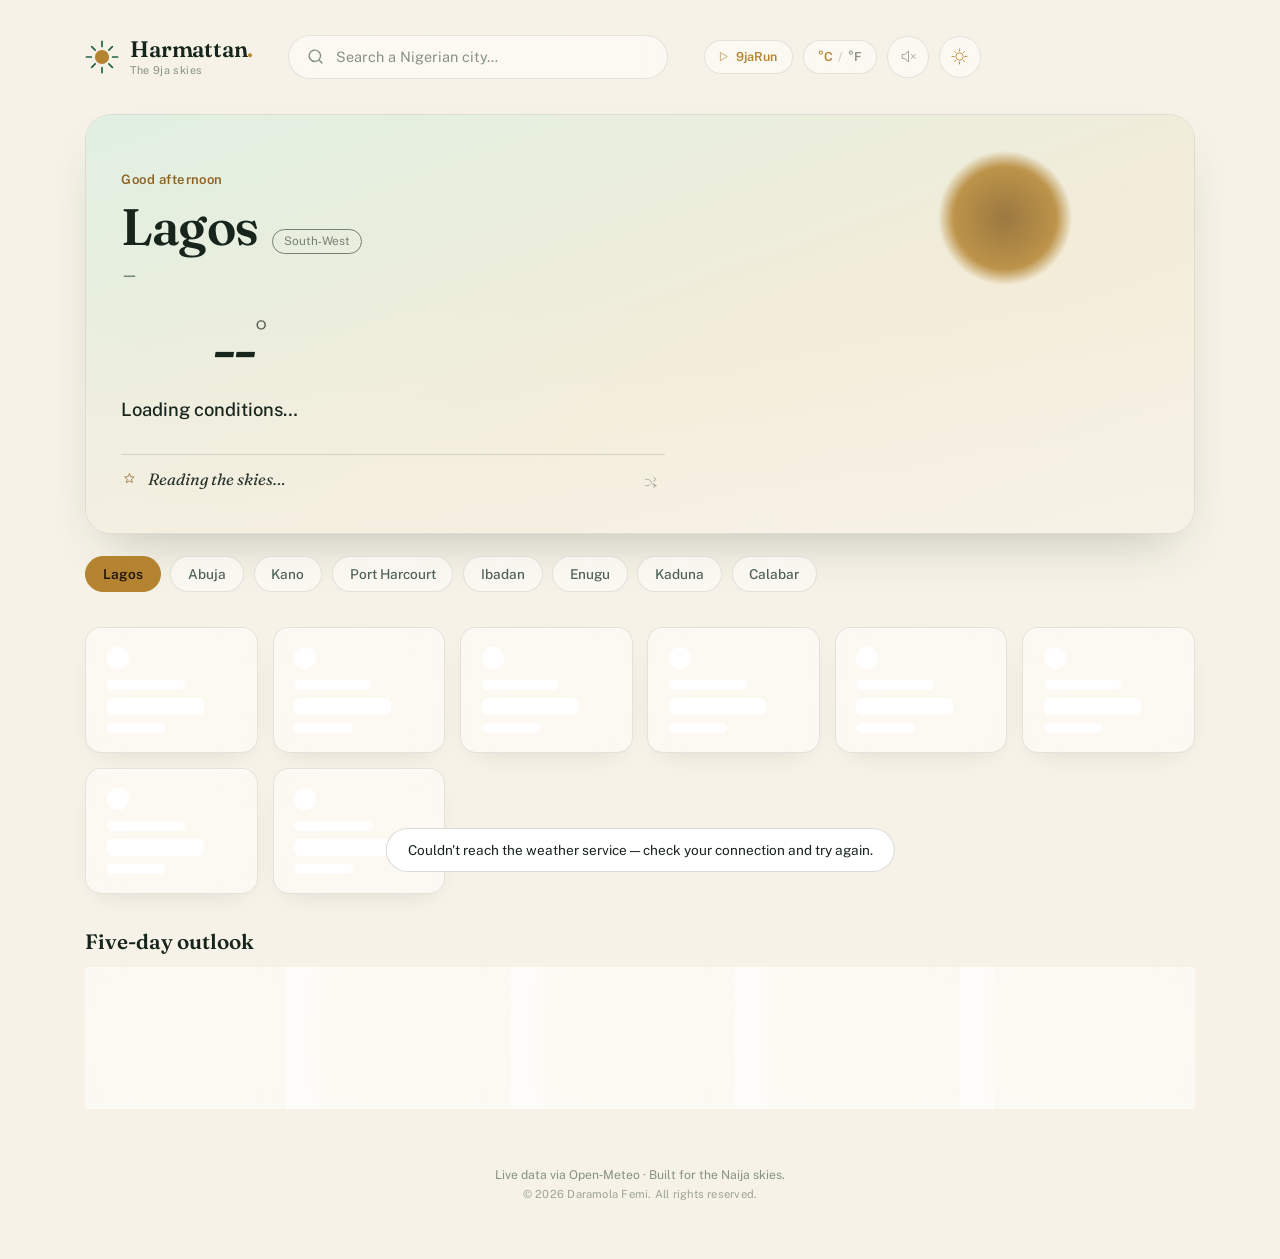
<file: index.html>
<!DOCTYPE html>
<html lang="en">
<head>
<meta charset="UTF-8">
<meta name="viewport" content="width=device-width, initial-scale=1.0">
<title>Harmattan. The 9ja skies</title>
<meta name="description" content="A refined weather companion for Nigerian cities — Lagos, Abuja, Kano and beyond.">
<meta name="color-scheme" content="dark light">
<meta name="author" content="Daramola Femi">

<link rel="icon" type="image/svg+xml" href="favicon.svg">
<link rel="apple-touch-icon" href="favicon.svg">

<link rel="preconnect" href="https://fonts.googleapis.com">
<link rel="preconnect" href="https://fonts.gstatic.com" crossorigin>
<link href="https://fonts.googleapis.com/css2?family=Fraunces:opsz,wght@9..144,400;9..144,500;9..144,600;9..144,700&family=Public+Sans:wght@400;500;600;700&display=swap" rel="stylesheet">

<script src="theme-preference.js"></script>
<link rel="stylesheet" href="style.css">
<link rel="stylesheet" href="identity-pass.css">
</head>
<body data-theme="dark">

<div class="grain" aria-hidden="true"></div>

<div class="weather-fx-back" aria-hidden="true">
  <div class="fx-sunglow"></div>
  <div class="fx-clouds">
    <span class="fx-cloud fc1"></span>
    <span class="fx-cloud fc2"></span>
  </div>
  <div class="fx-haze"></div>
</div>

<div class="weather-fx-front" aria-hidden="true">
  <div class="fx-rain" id="fxRain"></div>
  <div class="fx-flash"></div>
</div>

<div class="app">

  <header class="topbar">
    <div class="brand">
      <svg class="brand-mark" viewBox="0 0 48 48" fill="none" aria-hidden="true">
        <circle cx="24" cy="24" r="10" class="mark-core"/>
        <path class="mark-rays" d="M24 2v7M24 39v7M46 24h-7M9 24H2M38.6 9.4l-4.9 4.9M14.3 33.7l-4.9 4.9M38.6 38.6l-4.9-4.9M14.3 14.3L9.4 9.4" stroke-width="2.4" stroke-linecap="round"/>
      </svg>
      <div class="brand-text">
        <h1>Harmattan<span>.</span></h1>
        <p>The 9ja skies</p>
      </div>
    </div>

    <div class="search-wrap">
      <svg viewBox="0 0 24 24" class="search-icon" aria-hidden="true"><path d="M11 19a8 8 0 1 1 5.29-14.02A8 8 0 0 1 11 19Zm10 2-4.35-4.35" stroke-width="2" stroke-linecap="round" fill="none"/></svg>
      <input id="citySearch" type="text" list="cityList" placeholder="Search a Nigerian city…" autocomplete="off">
      <datalist id="cityList"></datalist>
    </div>

    <div class="topbar-actions">
      <a id="playLink" class="play-link" href="game.html" aria-label="Play 9jaRun, a weather-powered game">
        <svg viewBox="0 0 24 24" class="icon-play" aria-hidden="true"><path d="M7 5.5v13l11-6.5-11-6.5Z" stroke-linejoin="round"/></svg>
        <span>9jaRun</span>
      </a>
      <button id="unitToggle" class="unit-toggle" type="button" aria-label="Toggle temperature unit">
        <span class="unit-c is-active">°C</span><span class="unit-sep">/</span><span class="unit-f">°F</span>
      </button>
      <button id="soundToggle" class="sound-toggle" type="button" aria-label="Toggle ambient weather sound" aria-pressed="false">
        <svg viewBox="0 0 24 24" class="icon-sound-on" aria-hidden="true"><path d="M4 9.5v5h3.2L12 18.8V5.2L7.2 9.5H4Z" stroke-linejoin="round"/><path d="M16 9a4.2 4.2 0 0 1 0 6M18.3 6.7a7.8 7.8 0 0 1 0 10.6" stroke-linecap="round"/></svg>
        <svg viewBox="0 0 24 24" class="icon-sound-off" aria-hidden="true"><path d="M4 9.5v5h3.2L12 18.8V5.2L7.2 9.5H4Z" stroke-linejoin="round"/><path d="m15.5 9.5 5 5M20.5 9.5l-5 5" stroke-linecap="round"/></svg>
        <span class="sound-wave" aria-hidden="true"></span>
      </button>
      <button id="themeToggle" class="theme-toggle" type="button" aria-label="Toggle dark and light mode">
        <svg viewBox="0 0 24 24" class="icon-sun" aria-hidden="true"><circle cx="12" cy="12" r="4.6"/><path d="M12 2.5v3M12 18.5v3M21.5 12h-3M5.5 12h-3M18.4 5.6l-2.1 2.1M7.7 16.3l-2.1 2.1M18.4 18.4l-2.1-2.1M7.7 7.7 5.6 5.6" stroke-linecap="round"/></svg>
        <svg viewBox="0 0 24 24" class="icon-moon" aria-hidden="true"><path d="M20 14.5A8.5 8.5 0 1 1 9.5 4a6.8 6.8 0 0 0 10.5 10.5Z"/></svg>
      </button>
    </div>
  </header>

  <main>
    <section class="hero" id="hero" data-condition="clear" data-day="true">
      <div class="scene" id="scene" aria-hidden="true">
        <div class="scene-sky"></div>
        <div class="scene-sun"></div>
        <div class="scene-clouds">
          <span class="cloud c1"></span>
          <span class="cloud c2"></span>
          <span class="cloud c3"></span>
        </div>
        <div class="scene-rain"></div>
        <div class="scene-haze"></div>
        <div class="scene-flash"></div>
        <div class="scene-stars"></div>
      </div>

      <div class="hero-content">
        <p class="greeting" id="greeting">Good afternoon</p>
        <div class="city-row">
          <h2 class="city-name" id="cityName">Lagos</h2>
          <span class="state-tag" id="stateTag">South‑West</span>
        </div>
        <p class="date-time" id="dateTime">—</p>

        <div class="temp-block">
          <span class="temp-icon" id="tempIcon"></span>
          <div class="temp-value-wrap">
            <span class="temp-value" id="tempValue">--</span>
            <span class="temp-unit">°</span>
          </div>
        </div>

        <p class="condition-label" id="conditionLabel">Loading conditions…</p>
        <p class="feels-like" id="feelsLike">&nbsp;</p>

        <div class="mood-row">
          <svg class="mood-mark" viewBox="0 0 24 24" aria-hidden="true"><path d="M12 3.5 13.6 8l4.9.4-3.7 3.2 1.1 4.8L12 13.9l-4.3 2.5 1.1-4.8L5.1 8.4 10 8Z" stroke-linejoin="round"/></svg>
          <p class="mood-line" id="moodLine">Reading the skies…</p>
          <button class="mood-shuffle" id="moodShuffle" type="button" aria-label="Show another mood line">
            <svg viewBox="0 0 24 24" aria-hidden="true"><path d="M4 7h3.5c3 0 4 1.5 6 5s3 5 6 5H21M4 17h3.5c1.4 0 2.4-.4 3.3-1.3M17 4l4 3-4 3M17 14l4 3-4 3" stroke-linecap="round" stroke-linejoin="round"/></svg>
          </button>
        </div>
      </div>

      <div class="hero-loading" id="heroLoading"><div class="spinner"></div></div>
    </section>

    <section class="chips" id="cityChips" aria-label="Popular Nigerian cities"></section>

    <section class="stats-grid" id="statsGrid"></section>

    <section class="forecast">
      <div class="section-heading">
        <h3>Five‑day outlook</h3>
        <span class="section-sub" id="tzLabel"></span>
      </div>
      <div class="forecast-track" id="forecastTrack"></div>
    </section>
  </main>

  <footer>
    <p>Live data via Open‑Meteo · Built for the Naija skies.</p>
    <p class="credit">&copy; <span id="year"></span> Daramola Femi. All rights reserved.</p>
  </footer>

</div>

<div class="toast" id="toast" role="alert"></div>

<script src="weather-data.js"></script>
<script src="audio.js"></script>
<script src="main.js"></script>
</body>
</html>
</file>
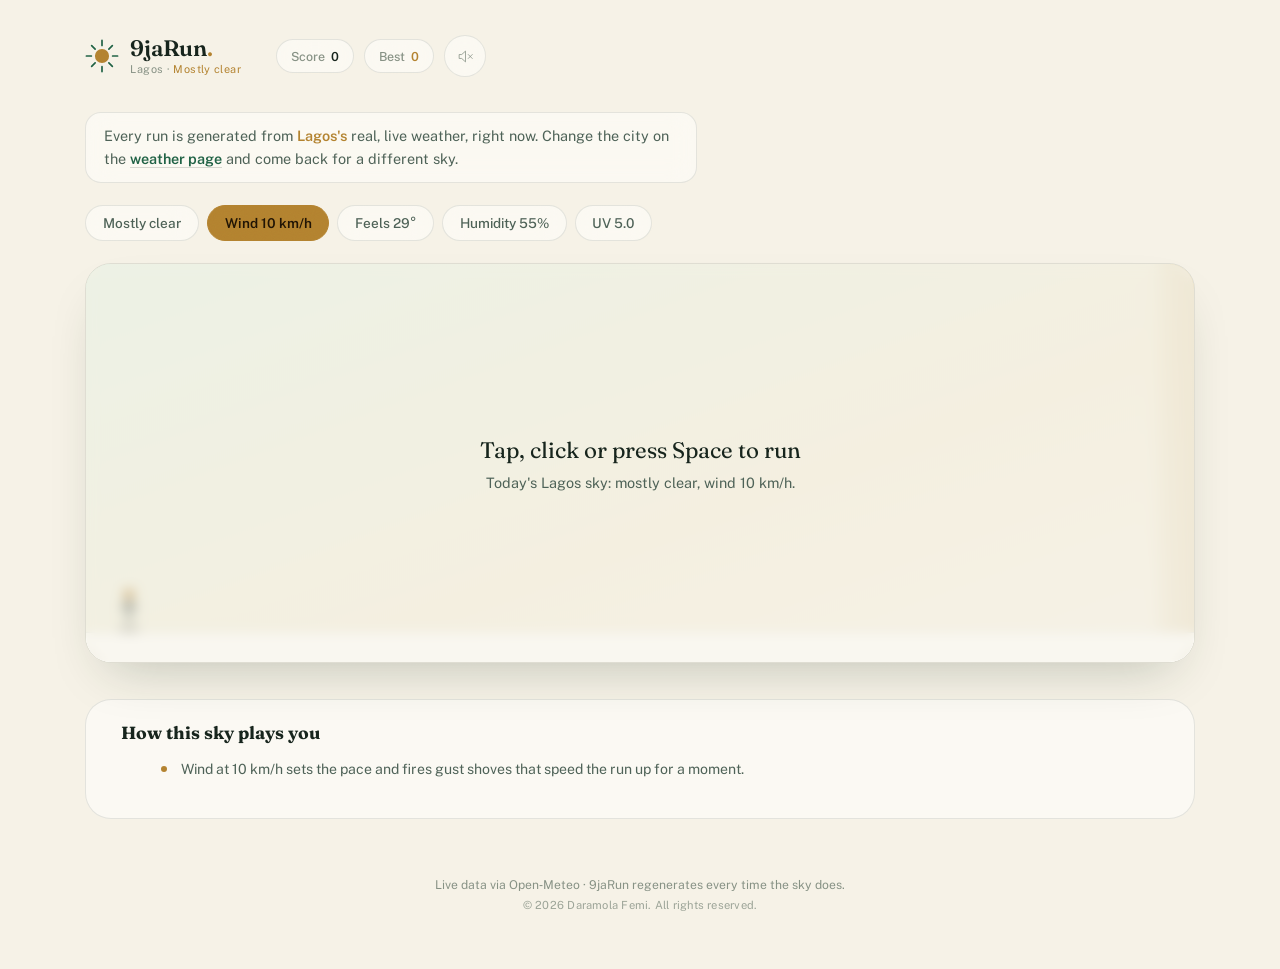
<file: game.html>
<!DOCTYPE html>
<html lang="en">
<head>
<meta charset="UTF-8">
<meta name="viewport" content="width=device-width, initial-scale=1.0">
<title>9jaRun — a weather-powered game | Harmattan. The 9ja skies</title>
<meta name="description" content="An endless runner generated from the real, live weather over your chosen Nigerian city — no two skies play the same.">
<meta name="color-scheme" content="dark light">
<meta name="author" content="Daramola Femi">

<link rel="icon" type="image/svg+xml" href="favicon.svg">
<link rel="apple-touch-icon" href="favicon.svg">

<link rel="preconnect" href="https://fonts.googleapis.com">
<link rel="preconnect" href="https://fonts.gstatic.com" crossorigin>
<link href="https://fonts.googleapis.com/css2?family=Fraunces:opsz,wght@9..144,400;9..144,500;9..144,600;9..144,700&family=Public+Sans:wght@400;500;600;700&display=swap" rel="stylesheet">

<script src="theme-preference.js"></script>
<link rel="stylesheet" href="style.css">
<link rel="stylesheet" href="game.css">
<link rel="stylesheet" href="identity-pass.css">
</head>
<body data-theme="dark">

<div class="grain" aria-hidden="true"></div>

<div class="app">

  <header class="topbar">
    <a class="brand" href="index.html" aria-label="Back to Harmattan weather">
      <svg class="brand-mark" viewBox="0 0 48 48" fill="none" aria-hidden="true">
        <circle cx="24" cy="24" r="10" class="mark-core"/>
        <path class="mark-rays" d="M24 2v7M24 39v7M46 24h-7M9 24H2M38.6 9.4l-4.9 4.9M14.3 33.7l-4.9 4.9M38.6 38.6l-4.9-4.9M14.3 14.3L9.4 9.4" stroke-width="2.4" stroke-linecap="round"/>
      </svg>
      <div class="brand-text">
        <h1>9jaRun<span>.</span></h1>
        <p id="gameCityTag">Reading the sky…</p>
      </div>
    </a>

    <div class="topbar-actions">
      <div class="score-pill" id="scorePill">
        <span class="score-label">Score</span><span class="score-value" id="scoreValue">0</span>
      </div>
      <div class="score-pill score-pill-best" id="bestPill">
        <span class="score-label">Best</span><span class="score-value" id="bestValue">0</span>
      </div>
      <button id="gameSoundToggle" class="sound-toggle" type="button" aria-label="Toggle ambient weather sound" aria-pressed="false">
        <svg viewBox="0 0 24 24" class="icon-sound-on" aria-hidden="true"><path d="M4 9.5v5h3.2L12 18.8V5.2L7.2 9.5H4Z" stroke-linejoin="round"/><path d="M16 9a4.2 4.2 0 0 1 0 6M18.3 6.7a7.8 7.8 0 0 1 0 10.6" stroke-linecap="round"/></svg>
        <svg viewBox="0 0 24 24" class="icon-sound-off" aria-hidden="true"><path d="M4 9.5v5h3.2L12 18.8V5.2L7.2 9.5H4Z" stroke-linejoin="round"/><path d="m15.5 9.5 5 5M20.5 9.5l-5 5" stroke-linecap="round"/></svg>
        <span class="sound-wave" aria-hidden="true"></span>
      </button>
    </div>
  </header>

  <main>
    <p class="game-tagline">Every run is generated from <span id="gameCityName">this city's</span> real, live weather, right now. Change the city on the <a href="index.html">weather page</a> and come back for a different sky.</p>

    <section class="weather-chips" id="weatherChips" aria-label="Live weather modifiers"></section>

    <section class="stage-wrap">
      <div class="stage" id="stage" data-condition="clear" data-day="true" tabindex="0" role="application" aria-label="9jaRun game stage — tap or press space to jump, arrow down to duck">

        <div class="stage-sky"></div>
        <div class="stage-clouds"><span class="s-cloud sc1"></span><span class="s-cloud sc2"></span></div>
        <div class="stage-fog" id="stageFog"></div>
        <div class="stage-glare" id="stageGlare"></div>
        <div class="stage-flash" id="stageFlash"></div>

        <div class="obstacle-layer" id="obstacleLayer"></div>

        <div class="ground"></div>

        <div class="player-shadow" id="playerShadow"></div>
        <div class="player" id="player">
          <svg viewBox="0 0 24 30" aria-hidden="true">
            <circle class="p-head" cx="12" cy="5" r="4.4"/>
            <path class="p-body" d="M12 9.5v9M12 12l-5 2M12 12l5 2"/>
            <path class="p-leg" d="M12 18.5 8 27M12 18.5l4 8.5"/>
          </svg>
        </div>

        <div class="stamina-wrap" id="staminaWrap" hidden>
          <div class="stamina-bar" id="staminaBar"></div>
        </div>

        <div class="gust-warning" id="gustWarning">Gust incoming</div>

        <div class="start-overlay" id="startOverlay">
          <p class="start-title">Tap, click or press Space to run</p>
          <p class="start-sub" id="startSub">Reading the sky over Lagos…</p>
        </div>

        <div class="gameover-overlay" id="gameoverOverlay" hidden>
          <p class="gameover-title">Run ended</p>
          <p class="gameover-score">Score <strong id="finalScore">0</strong> · Best <strong id="finalBest">0</strong></p>
          <div class="gameover-actions">
            <button id="retryBtn" type="button" class="btn-primary">Run again</button>
            <a href="index.html" class="btn-ghost">Back to weather</a>
          </div>
        </div>
      </div>

      <div class="touch-controls" id="touchControls">
        <button id="jumpBtn" type="button">Jump</button>
        <button id="duckBtn" type="button">Duck</button>
      </div>
    </section>

    <section class="rules-card">
      <h3>How this sky plays you</h3>
      <ul id="rulesList"></ul>
    </section>
  </main>

  <footer>
    <p>Live data via Open‑Meteo · 9jaRun regenerates every time the sky does.</p>
    <p class="credit">&copy; <span id="gameYear"></span> Daramola Femi. All rights reserved.</p>
  </footer>

</div>

<script src="weather-data.js"></script>
<script src="audio.js"></script>
<script src="game.js"></script>
</body>
</html>
</file>
<file: style.css>
/* ============================================================================
   Harmattan — Nigerian weather companion
   ========================================================================== */

@media (prefers-color-scheme: dark) {
  :root { color-scheme: dark; }
}

:root{
  --font-display: "Fraunces", "Iowan Old Style", serif;
  --font-body: "Public Sans", -apple-system, BlinkMacSystemFont, "Segoe UI", sans-serif;

  --radius-sm: 10px;
  --radius-md: 16px;
  --radius-lg: 26px;
  --radius-pill: 999px;

  --ease-out: cubic-bezier(.16,.9,.3,1);
  --ease-soft: cubic-bezier(.4,0,.2,1);

  --space-1: .4rem;
  --space-2: .8rem;
  --space-3: 1.4rem;
  --space-4: 2.2rem;
  --space-5: 3.6rem;
}

/* ---------- Theme tokens ---------- */

[data-theme="dark"]{
  --bg: #0a2018;
  --bg-soft: #0e2b21;
  --bg-elevated: #123527;
  --card: rgba(240, 250, 244, .045);
  --card-strong: rgba(240, 250, 244, .075);
  --card-glass: rgba(20, 45, 36, .38);
  --card-glass-strong: rgba(28, 58, 47, .5);
  --border: rgba(230, 245, 235, .1);
  --border-strong: rgba(230, 245, 235, .18);
  --sheen: rgba(255, 255, 255, .5);

  --ink: #eef6f0;
  --ink-soft: #a9c2b3;
  --ink-faint: #6f8b7c;

  --gold: #dcaa54;
  --gold-soft: #f0cf93;
  --sage: #6fb894;
  --sky: #8db8d8;

  --shadow-1: 0 1px 0 rgba(255,255,255,.03) inset, 0 12px 30px -14px rgba(2,15,9,.65);
  --shadow-2: 0 20px 50px -20px rgba(2, 20, 12, .7);
  --scrim: rgba(4, 16, 10, .55);
}

[data-theme="light"]{
  --bg: #f6f2e7;
  --bg-soft: #efe9d8;
  --bg-elevated: #ffffff;
  --card: #ffffff;
  --card-strong: #ffffff;
  --card-glass: rgba(255, 255, 255, .5);
  --card-glass-strong: rgba(255, 255, 255, .68);
  --border: rgba(20, 40, 30, .1);
  --border-strong: rgba(20, 40, 30, .16);
  --sheen: rgba(255, 255, 255, .85);

  --ink: #16241c;
  --ink-soft: #4d6156;
  --ink-faint: #869184;

  --gold: #b3822f;
  --gold-soft: #8a6224;
  --sage: #1f6144;
  --sky: #3d6f96;

  --shadow-1: 0 1px 0 rgba(255,255,255,.6) inset, 0 10px 26px -16px rgba(30,40,20,.18);
  --shadow-2: 0 24px 54px -24px rgba(30,50,30,.28);
  --scrim: rgba(246, 242, 231, .6);
}

/* ---------- Reset ---------- */

*, *::before, *::after{ box-sizing: border-box; }
html{ -webkit-text-size-adjust: 100%; }
body{
  margin: 0;
  font-family: var(--font-body);
  background: var(--bg);
  color: var(--ink);
  transition: background .5s var(--ease-soft), color .5s var(--ease-soft);
  overflow-x: hidden;
}
h1,h2,h3,p{ margin: 0; }
button{ font: inherit; color: inherit; background: none; border: none; cursor: pointer; }
input{ font: inherit; color: inherit; background: none; border: none; }
input:focus, button:focus{ outline: none; }
input:focus-visible, button:focus-visible{
  outline: 2px solid var(--gold);
  outline-offset: 3px;
  border-radius: var(--radius-sm);
}
svg{ display: block; fill: currentColor; }
svg path, svg circle{ fill: none; stroke: currentColor; }

::selection{ background: var(--gold); color: var(--bg); }

::-webkit-scrollbar{ height: 8px; width: 8px; }
::-webkit-scrollbar-track{ background: transparent; }
::-webkit-scrollbar-thumb{ background: var(--border-strong); border-radius: var(--radius-pill); }

/* film grain overlay — keeps flat colour fields from looking synthetic */
.grain{
  position: fixed; inset: 0; z-index: 999; pointer-events: none;
  opacity: .035; mix-blend-mode: overlay;
  background-image: url("data:image/svg+xml,%3Csvg xmlns='http://www.w3.org/2000/svg' width='140' height='140'%3E%3Cfilter id='n'%3E%3CfeTurbulence type='fractalNoise' baseFrequency='0.9' numOctaves='2' stitchTiles='stitch'/%3E%3C/filter%3E%3Crect width='100%25' height='100%25' filter='url(%23n)'/%3E%3C/svg%3E");
}
[data-theme="light"] .grain{ opacity: .05; }

/* ---------- Page-wide weather reactivity ---------- */
/* The hero card has its own contained scene; this layer lets the same
   mood bleed across the entire page — a faint sun bloom, drifting cloud
   shadows, harmattan haze, rain, and lightning strikes on the whole app. */

/* Back layer sits behind the UI — glass cards blur it through their surface.
   Front layer sits above everything — rain and lightning strike the glass. */
.weather-fx-back{
  position: fixed; inset: 0; z-index: 1;
  overflow: hidden; pointer-events: none;
}
.weather-fx-front{
  position: fixed; inset: 0; z-index: 45;
  overflow: hidden; pointer-events: none;
}

.fx-sunglow{
  position: absolute; inset: -15%;
  background: radial-gradient(ellipse 60% 45% at 82% -5%, rgba(220,170,84,.32), transparent 60%);
  opacity: 0;
  transition: opacity 1.4s var(--ease-soft), background 1.4s var(--ease-soft);
  animation: fx-sun-breathe 9s ease-in-out infinite;
}
body[data-condition="clear"][data-day="true"] .fx-sunglow{ opacity: 1; }
body[data-condition="clear"][data-day="true"][data-hot="true"] .fx-sunglow{
  background: radial-gradient(ellipse 65% 50% at 82% -5%, rgba(255,110,40,.4), transparent 62%);
  animation-duration: 5s;
}
@keyframes fx-sun-breathe{ 50%{ transform: scale(1.05); opacity: .82; } }

.fx-clouds{ position: absolute; inset: 0; opacity: 0; transition: opacity 1.2s var(--ease-soft); }
body[data-condition="clouds"] .fx-clouds,
body[data-condition="rain"] .fx-clouds,
body[data-condition="storm"] .fx-clouds,
body[data-condition="fog"] .fx-clouds{ opacity: .55; }
.fx-cloud{
  position: absolute; width: 380px; height: 140px; border-radius: 50%;
  filter: blur(38px);
  background: rgba(255,255,255,.09);
}
[data-theme="light"] .fx-cloud{ background: rgba(50,70,60,.08); }
.fx-cloud.fc1{ top: -60px; left: -25%; animation: fx-cloud-drift 100s linear infinite; }
.fx-cloud.fc2{ top: 12%; left: -45%; animation: fx-cloud-drift 150s linear infinite; animation-delay: -60s; }
@keyframes fx-cloud-drift{ from{ transform: translateX(0); } to{ transform: translateX(160vw); } }

.fx-haze{
  position: absolute; inset: 0; opacity: 0;
  background: linear-gradient(100deg, transparent 20%, rgba(214,190,140,.16) 50%, transparent 80%);
  background-size: 240% 100%;
  transition: opacity 1.2s var(--ease-soft);
  animation: fx-haze-sweep 16s ease-in-out infinite;
}
body[data-condition="fog"] .fx-haze{ opacity: 1; }
@keyframes fx-haze-sweep{ 0%, 100%{ background-position: 0% 0; } 50%{ background-position: 100% 0; } }

.fx-rain{ position: absolute; inset: 0; opacity: 0; transition: opacity .7s var(--ease-soft); }
body[data-condition="rain"] .fx-rain,
body[data-condition="storm"] .fx-rain{ opacity: 1; }
.fx-drop{
  position: absolute; top: -12%;
  width: 1px;
  background: linear-gradient(to bottom, transparent, rgba(185,213,235,.55));
  animation-name: fx-fall;
  animation-timing-function: linear;
  animation-iteration-count: infinite;
  animation-play-state: paused;
}
body[data-condition="rain"] .fx-drop,
body[data-condition="storm"] .fx-drop{ animation-play-state: running; }
@keyframes fx-fall{ to{ transform: translateY(115vh); } }

.fx-flash{ position: absolute; inset: 0; background: #eaf3ff; opacity: 0; }
body[data-condition="storm"] .fx-flash{ animation: flash 7s ease-in-out infinite; }
body[data-condition="storm"] .app{ animation: fx-shake 7s ease-in-out infinite; }
@keyframes fx-shake{
  0%, 91%, 100%{ transform: translate(0, 0); }
  93%{ transform: translate(-2px, 1px); }
  94%{ transform: translate(2px, -1px); }
  95.5%{ transform: translate(-1px, 1px); }
  96.5%{ transform: translate(0, 0); }
}

/* ---------- Layout shell ---------- */

.app{
  position: relative;
  z-index: 2;
  max-width: 1180px;
  margin: 0 auto;
  padding: var(--space-3) var(--space-4) var(--space-5);
}

@media (max-width: 640px){
  .app{ padding: var(--space-2) var(--space-2) var(--space-4); }
}

/* ---------- Topbar ---------- */

.topbar{
  display: flex;
  align-items: center;
  gap: var(--space-4);
  padding: var(--space-2) 0 var(--space-4);
}

.brand{
  display: flex; align-items: center; gap: .7rem; flex-shrink: 0;
  color: inherit; text-decoration: none;
  transition: opacity .2s var(--ease-soft);
}
a.brand:hover{ opacity: .82; }
.brand-mark{ width: 34px; height: 34px; color: var(--gold); }
.brand-mark .mark-core{ fill: var(--gold); stroke: none; }
.brand-mark .mark-rays{ stroke: var(--sage); }
[data-theme="dark"] .brand-mark .mark-rays{ animation: ray-pulse 6s ease-in-out infinite; }
@keyframes ray-pulse{ 50%{ opacity: .55; } }

.brand-text h1{
  font-family: var(--font-display);
  font-size: 1.4rem;
  font-weight: 600;
  letter-spacing: -.01em;
  line-height: 1;
}
.brand-text h1 span{ color: var(--gold); }
.brand-text p{
  font-size: .68rem;
  letter-spacing: .035em;
  color: var(--ink-faint);
  margin-top: 3px;
}

.search-wrap{
  flex: 1;
  display: flex;
  align-items: center;
  gap: .6rem;
  background: var(--card-glass);
  backdrop-filter: blur(16px) saturate(1.3);
  -webkit-backdrop-filter: blur(16px) saturate(1.3);
  border: 1px solid var(--border);
  border-radius: var(--radius-pill);
  padding: .7rem 1.1rem;
  max-width: 380px;
  transition: border-color .25s var(--ease-soft), background .25s var(--ease-soft);
}
.search-wrap:focus-within{ border-color: var(--border-strong); background: var(--card-glass-strong); }
.search-icon{ width: 17px; height: 17px; color: var(--ink-faint); flex-shrink: 0; }
.search-wrap input{ width: 100%; font-size: .9rem; }
.search-wrap input::placeholder{ color: var(--ink-faint); }

.topbar-actions{ display: flex; align-items: center; gap: .6rem; flex-shrink: 0; }

.play-link{
  display: flex; align-items: center; gap: .35rem;
  font-size: .78rem; font-weight: 600;
  text-decoration: none;
  background: var(--card-glass);
  backdrop-filter: blur(16px) saturate(1.3);
  -webkit-backdrop-filter: blur(16px) saturate(1.3);
  border: 1px solid var(--border);
  border-radius: var(--radius-pill);
  padding: .55rem .95rem .55rem .7rem;
  color: var(--gold);
  transition: border-color .25s var(--ease-soft), background .25s var(--ease-soft);
}
.play-link:hover{ border-color: var(--border-strong); background: var(--card-glass-strong); }
.play-link .icon-play{ width: 15px; height: 15px; fill: currentColor; stroke: none; }

.unit-toggle{
  display: flex; align-items: center; gap: .3rem;
  font-size: .78rem; font-weight: 600;
  background: var(--card-glass);
  backdrop-filter: blur(16px) saturate(1.3);
  -webkit-backdrop-filter: blur(16px) saturate(1.3);
  border: 1px solid var(--border);
  border-radius: var(--radius-pill);
  padding: .55rem .9rem;
  color: var(--ink-faint);
}
.unit-toggle .unit-sep{ opacity: .4; }
.unit-toggle .is-active{ color: var(--gold); }

.sound-toggle{
  position: relative;
  width: 42px; height: 42px;
  border-radius: 50%;
  background: var(--card-glass);
  backdrop-filter: blur(16px) saturate(1.3);
  -webkit-backdrop-filter: blur(16px) saturate(1.3);
  border: 1px solid var(--border);
  display: grid; place-items: center;
  overflow: hidden;
  color: var(--ink-faint);
  transition: color .3s var(--ease-soft), border-color .3s var(--ease-soft);
}
.sound-toggle svg{ width: 19px; height: 19px; position: absolute; transition: opacity .3s var(--ease-out); }
.sound-toggle .icon-sound-off{ opacity: 1; }
.sound-toggle .icon-sound-on{ opacity: 0; }
.sound-toggle.is-on{ color: var(--sage); border-color: var(--border-strong); }
.sound-toggle.is-on .icon-sound-off{ opacity: 0; }
.sound-toggle.is-on .icon-sound-on{ opacity: 1; }
.sound-wave{
  position: absolute; bottom: 7px; left: 50%; translate: -50% 0;
  width: 3px; height: 3px; border-radius: 50%;
  background: var(--sage); opacity: 0;
}
.sound-toggle.is-on .sound-wave{
  opacity: 1;
  box-shadow: -6px 0 0 var(--sage), 6px 0 0 var(--sage);
  animation: sound-pulse 1.4s ease-in-out infinite;
}
@keyframes sound-pulse{
  0%, 100%{ transform: scaleY(1); }
  50%{ transform: scaleY(2.4); }
}

.theme-toggle{
  position: relative;
  width: 42px; height: 42px;
  border-radius: 50%;
  background: var(--card-glass);
  backdrop-filter: blur(16px) saturate(1.3);
  -webkit-backdrop-filter: blur(16px) saturate(1.3);
  border: 1px solid var(--border);
  display: grid; place-items: center;
  overflow: hidden;
}
.theme-toggle svg{ width: 19px; height: 19px; position: absolute; transition: transform .5s var(--ease-out), opacity .4s var(--ease-out); }
.theme-toggle .icon-sun{ color: var(--gold); }
.theme-toggle .icon-moon{ color: var(--sky); }
[data-theme="dark"] .theme-toggle .icon-sun{ opacity: 0; transform: translateY(8px) rotate(40deg); }
[data-theme="dark"] .theme-toggle .icon-moon{ opacity: 1; transform: translateY(0) rotate(0); }
[data-theme="light"] .theme-toggle .icon-moon{ opacity: 0; transform: translateY(-8px) rotate(-40deg); }
[data-theme="light"] .theme-toggle .icon-sun{ opacity: 1; transform: translateY(0) rotate(0); }

@media (max-width: 760px){
  .topbar{ flex-wrap: wrap; row-gap: var(--space-2); }
  .search-wrap{ order: 3; max-width: none; width: 100%; }
}

/* ---------- Hero ---------- */

.hero{
  position: relative;
  border-radius: var(--radius-lg);
  overflow: hidden;
  min-height: 420px;
  border: 1px solid var(--border);
  box-shadow: var(--shadow-2);
  isolation: isolate;
}

.scene{ position: absolute; inset: -4%; z-index: 0; transition: transform .5s var(--ease-out); }
.scene-sky{
  position: absolute; inset: 0;
  background: linear-gradient(160deg, #143f2e 0%, #0d2c20 55%, #0a2018 100%);
  transition: background 1s var(--ease-soft);
}

[data-theme="light"] .scene-sky{
  background: linear-gradient(160deg, #dff0e3 0%, #f3ecd8 60%, #f6f2e7 100%);
}

/* condition tinting of the sky gradient */
.hero[data-condition="clouds"] .scene-sky,
.hero[data-condition="fog"] .scene-sky{
  background: linear-gradient(160deg, #24463b 0%, #1a3529 55%, #12281f 100%);
}
[data-theme="light"] .hero[data-condition="clouds"] .scene-sky,
[data-theme="light"] .hero[data-condition="fog"] .scene-sky{
  background: linear-gradient(160deg, #dbe4da 0%, #eae4d2 60%, #f6f2e7 100%);
}
.hero[data-condition="rain"] .scene-sky,
.hero[data-condition="storm"] .scene-sky{
  background: linear-gradient(160deg, #12352d 0%, #0d2620 55%, #081b16 100%);
}
[data-theme="light"] .hero[data-condition="rain"] .scene-sky,
[data-theme="light"] .hero[data-condition="storm"] .scene-sky{
  background: linear-gradient(160deg, #c9d9d2 0%, #d8dccb 60%, #e7e4d4 100%);
}

.hero[data-day="false"] .scene-sky{
  background: linear-gradient(160deg, #0a1c16 0%, #071510 55%, #050f0c 100%);
}

/* sun */
.scene-sun{
  position: absolute; top: 12%; right: 14%;
  width: 132px; height: 132px; border-radius: 50%;
  background: radial-gradient(circle, var(--gold-soft) 0%, var(--gold) 55%, transparent 72%);
  filter: blur(1px);
  opacity: 0;
  transform: scale(.8);
  transition: opacity .8s var(--ease-soft), transform .8s var(--ease-soft);
  animation: sun-breathe 8s ease-in-out infinite;
}
@keyframes sun-breathe{ 50%{ transform: scale(1.06); } }
.hero[data-condition="clear"][data-day="true"] .scene-sun{ opacity: .85; transform: scale(1); }
.hero[data-condition="clouds"][data-day="true"] .scene-sun{ opacity: .35; transform: scale(.9); }

/* stars for night */
.scene-stars{
  position: absolute; inset: 0; opacity: 0; transition: opacity 1s var(--ease-soft);
  background-image:
    radial-gradient(1.5px 1.5px at 20% 30%, #fff, transparent),
    radial-gradient(1.5px 1.5px at 70% 20%, #fff, transparent),
    radial-gradient(1px 1px at 85% 55%, #fff, transparent),
    radial-gradient(1px 1px at 40% 65%, #fff, transparent),
    radial-gradient(1.5px 1.5px at 60% 80%, #fff, transparent),
    radial-gradient(1px 1px at 10% 75%, #fff, transparent),
    radial-gradient(1.5px 1.5px at 92% 15%, #fff, transparent);
  animation: twinkle 4s ease-in-out infinite;
}
.hero[data-day="false"] .scene-stars{ opacity: .8; }
@keyframes twinkle{ 50%{ opacity: .45; } }

/* clouds */
.scene-clouds{ position: absolute; inset: 0; opacity: 0; transition: opacity .8s var(--ease-soft); }
.hero[data-condition="clouds"] .scene-clouds,
.hero[data-condition="rain"] .scene-clouds,
.hero[data-condition="storm"] .scene-clouds,
.hero[data-condition="fog"] .scene-clouds{ opacity: 1; }

.cloud{
  position: absolute;
  background: rgba(255,255,255,.16);
  border-radius: 50%;
  box-shadow:
    28px 6px 0 -4px rgba(255,255,255,.12),
    -26px 8px 0 -6px rgba(255,255,255,.1),
    10px -14px 0 -2px rgba(255,255,255,.14);
  filter: blur(.5px);
}
[data-theme="light"] .cloud{ background: rgba(70,90,80,.14); box-shadow: 28px 6px 0 -4px rgba(70,90,80,.1), -26px 8px 0 -6px rgba(70,90,80,.08), 10px -14px 0 -2px rgba(70,90,80,.11); }
.cloud.c1{ width: 120px; height: 46px; top: 18%; left: -20%; animation: drift-slow 46s linear infinite; }
.cloud.c2{ width: 90px; height: 34px; top: 34%; left: -30%; animation: drift-slow 60s linear infinite; animation-delay: -20s; }
.cloud.c3{ width: 150px; height: 52px; top: 8%; left: -40%; animation: drift-slow 74s linear infinite; animation-delay: -40s; }
@keyframes drift-slow{ from{ transform: translateX(0); } to{ transform: translateX(160vw); } }

/* rain */
.scene-rain{ position: absolute; inset: 0; opacity: 0; transition: opacity .5s var(--ease-soft); }
.hero[data-condition="rain"] .scene-rain,
.hero[data-condition="storm"] .scene-rain{
  opacity: 1;
  background-image: repeating-linear-gradient(115deg, transparent 0 10px, rgba(180,210,230,.22) 10px 11px, transparent 11px 26px);
  background-size: 140% 220%;
  animation: rain-fall .55s linear infinite;
}
@keyframes rain-fall{ from{ background-position: 0 0; } to{ background-position: -60px 220px; } }

/* thunder flash */
.scene-flash{ position: absolute; inset: 0; background: #eaf3ff; opacity: 0; }
.hero[data-condition="storm"] .scene-flash{ animation: flash 7s ease-in-out infinite; }
@keyframes flash{
  0%, 92%, 100%{ opacity: 0; }
  93%{ opacity: .5; }
  94%{ opacity: 0; }
  95.5%{ opacity: .35; }
  96.5%{ opacity: 0; }
}

/* harmattan haze / fog */
.scene-haze{
  position: absolute; inset: 0; opacity: 0;
  background: linear-gradient(180deg, rgba(220,200,160,.12), rgba(220,200,160,.22) 60%, rgba(220,200,160,.1));
  transition: opacity .8s var(--ease-soft);
  animation: haze-shift 10s ease-in-out infinite;
}
.hero[data-condition="fog"] .scene-haze{ opacity: 1; }
@keyframes haze-shift{ 50%{ transform: translateX(2%); } }

.scene::after{
  content: "";
  position: absolute; inset: 0;
  background: linear-gradient(0deg, var(--scrim), transparent 55%);
  z-index: 1;
}

/* hero content */
.hero-content{
  position: relative; z-index: 2;
  padding: var(--space-5) var(--space-4) var(--space-4);
  color: #eef6f0;
  transition: transform .5s var(--ease-out);
}
[data-theme="light"] .hero-content{ color: #16241c; }

.greeting{
  font-size: .82rem; letter-spacing: .035em;
  color: var(--gold-soft); font-weight: 600;
  opacity: 0; animation: rise .7s var(--ease-out) .05s forwards;
}
.city-row{ display: flex; align-items: baseline; gap: .8rem; margin-top: .5rem; flex-wrap: wrap; }
.city-name{
  font-family: var(--font-display);
  font-size: clamp(2.2rem, 5vw, 3.2rem);
  font-weight: 600; letter-spacing: -.01em;
  opacity: 0; animation: rise .7s var(--ease-out) .12s forwards;
}
.state-tag{
  font-size: .74rem; padding: .3rem .7rem; border-radius: var(--radius-pill);
  border: 1px solid currentColor; opacity: .6;
  opacity: 0; animation: rise .7s var(--ease-out) .2s forwards, dim .1s linear .2s forwards;
}
@keyframes dim{ to{ opacity: .55; } }
.date-time{
  margin-top: .5rem; font-size: .95rem; color: var(--ink-soft);
  opacity: 0; animation: rise .7s var(--ease-out) .22s forwards;
}
[data-theme="dark"] .date-time{ color: #b7cabf; }

.temp-block{
  display: flex; align-items: center; gap: 1.1rem; margin-top: var(--space-3);
  opacity: 0; animation: rise .8s var(--ease-out) .3s forwards;
}
.temp-icon{ width: 74px; height: 74px; color: var(--gold-soft); flex-shrink: 0; }
.temp-icon svg{ width: 100%; height: 100%; }
.temp-value-wrap{ display: flex; align-items: flex-start; font-family: var(--font-display); }
.temp-value{ font-size: clamp(3.6rem, 9vw, 5.6rem); font-weight: 500; line-height: .9; letter-spacing: -.02em; font-variant-numeric: tabular-nums; }
.temp-unit{ font-size: 2rem; margin-top: .4rem; opacity: .7; }

.condition-label{
  margin-top: var(--space-2); font-size: 1.15rem; font-weight: 500;
  opacity: 0; animation: rise .7s var(--ease-out) .38s forwards;
}
.feels-like{
  margin-top: .3rem; font-size: .88rem; color: var(--ink-soft);
  opacity: 0; animation: rise .7s var(--ease-out) .44s forwards;
}
[data-theme="dark"] .feels-like{ color: #9fb8ac; }

.mood-row{
  display: flex; align-items: flex-start; gap: .6rem;
  margin-top: var(--space-2);
  padding-top: var(--space-2);
  border-top: 1px solid rgba(255,255,255,.12);
  max-width: 34rem;
  opacity: 0; animation: rise .7s var(--ease-out) .5s forwards;
}
[data-theme="light"] .mood-row{ border-top-color: rgba(20,40,30,.14); }
.mood-mark{ width: 17px; height: 17px; flex-shrink: 0; margin-top: .2rem; color: var(--gold-soft); }
.mood-line{
  font-family: var(--font-display);
  font-style: italic;
  font-size: 1.02rem;
  line-height: 1.45;
  flex: 1;
  color: var(--ink);
  opacity: .92;
}
.mood-line.is-swapping{ animation: mood-swap .4s var(--ease-soft); }
@keyframes mood-swap{
  0%{ opacity: 0; transform: translateY(4px); }
  100%{ opacity: .92; transform: translateY(0); }
}
.mood-shuffle{
  flex-shrink: 0; width: 30px; height: 30px; border-radius: 50%;
  display: grid; place-items: center;
  color: var(--ink-faint);
  transition: color .25s var(--ease-soft), transform .4s var(--ease-out), background .25s var(--ease-soft);
}
.mood-shuffle svg{ width: 15px; height: 15px; }
.mood-shuffle:hover{ color: var(--gold); background: var(--card); }
.mood-shuffle.is-spinning{ transform: rotate(180deg); }

@keyframes rise{ from{ opacity: 0; transform: translateY(14px); } to{ opacity: 1; transform: translateY(0); } }

.hero-loading{
  position: absolute; inset: 0; z-index: 5;
  display: grid; place-items: center;
  background: var(--bg);
  opacity: 1; transition: opacity .5s var(--ease-soft);
}
.hero-loading.is-hidden{ opacity: 0; pointer-events: none; }
.spinner{
  width: 34px; height: 34px; border-radius: 50%;
  border: 3px solid var(--border-strong); border-top-color: var(--gold);
  animation: spin .8s linear infinite;
}
@keyframes spin{ to{ transform: rotate(360deg); } }

@media (max-width: 640px){
  .hero-content{ padding: var(--space-4) var(--space-2) var(--space-3); }
  .temp-icon{ width: 56px; height: 56px; }
}

/* ---------- City chips ---------- */

.chips{
  display: flex; gap: .6rem; overflow-x: auto;
  padding: var(--space-3) 0; scrollbar-width: thin;
}
.chip{
  flex-shrink: 0;
  padding: .55rem 1.05rem;
  border-radius: var(--radius-pill);
  border: 1px solid var(--border);
  background: var(--card-glass);
  backdrop-filter: blur(14px) saturate(1.3);
  -webkit-backdrop-filter: blur(14px) saturate(1.3);
  font-size: .85rem; font-weight: 500; color: var(--ink-soft);
  transition: border-color .2s var(--ease-soft), color .2s var(--ease-soft), background .2s var(--ease-soft), transform .2s var(--ease-out);
  white-space: nowrap;
}
.chip:hover{ transform: translateY(-1px); border-color: var(--border-strong); }
.chip.is-active{ background: var(--gold); color: #201404; border-color: var(--gold); font-weight: 600; }

/* ---------- Stats grid ---------- */

.stats-grid{
  display: grid;
  grid-template-columns: repeat(auto-fit, minmax(150px, 1fr));
  gap: .9rem;
  margin-top: var(--space-2);
}
.stat-card{
  position: relative;
  background: var(--card-glass);
  backdrop-filter: blur(20px) saturate(1.4);
  -webkit-backdrop-filter: blur(20px) saturate(1.4);
  border: 1px solid var(--border);
  border-radius: var(--radius-md);
  padding: 1.2rem 1.3rem;
  box-shadow: var(--shadow-1);
  transition: transform .35s var(--ease-out), border-color .3s var(--ease-soft), background .3s var(--ease-soft);
  opacity: 0; transform: translateY(10px);
  animation: rise .6s var(--ease-out) forwards;
  overflow: hidden;
}
.stat-card::before{
  content: "";
  position: absolute; inset: 0 0 auto 0; height: 1px;
  background: linear-gradient(90deg, transparent, var(--sheen), transparent);
  opacity: .4;
}
.stat-card:hover{ transform: translateY(-3px); border-color: var(--border-strong); }
.stat-card .stat-icon{ width: 22px; height: 22px; color: var(--sage); margin-bottom: .7rem; }
.stat-card .stat-label{ font-size: .74rem; text-transform: uppercase; letter-spacing: .09em; color: var(--ink-faint); }
.stat-card .stat-value{ font-family: var(--font-display); font-size: 1.5rem; margin-top: .3rem; font-weight: 500; }
.stat-card .stat-sub{ font-size: .78rem; color: var(--ink-faint); margin-top: .2rem; }

/* skeleton placeholders while a fetch is in flight */
.skel-bar{
  background: var(--card-strong);
  border-radius: 6px;
  animation: skel-pulse 1.3s ease-in-out infinite;
}
@keyframes skel-pulse{ 50%{ opacity: .45; } }
.stat-card.is-skeleton .stat-icon{ background: var(--card-strong); border-radius: 50%; animation: skel-pulse 1.3s ease-in-out infinite; }
.stat-card.is-skeleton .skel-bar + .skel-bar{ margin-top: .5rem; }
.forecast-card.is-skeleton .fc-icon{ background: var(--card-strong); border-radius: 50%; animation: skel-pulse 1.3s ease-in-out infinite; }
.forecast-card.is-skeleton .skel-bar{ margin: .5rem auto 0; }

/* ---------- Forecast ---------- */

.forecast{ margin-top: var(--space-4); }
.section-heading{ display: flex; align-items: baseline; justify-content: space-between; gap: 1rem; margin-bottom: var(--space-2); }
.section-heading h3{ font-family: var(--font-display); font-size: 1.3rem; font-weight: 600; }
.section-sub{ font-size: .78rem; color: var(--ink-faint); }

.forecast-track{
  display: grid;
  grid-auto-flow: column;
  grid-auto-columns: minmax(120px, 1fr);
  gap: .8rem;
  overflow-x: auto;
  padding-bottom: .4rem;
}
.forecast-card{
  position: relative;
  background: var(--card-glass);
  backdrop-filter: blur(20px) saturate(1.4);
  -webkit-backdrop-filter: blur(20px) saturate(1.4);
  border: 1px solid var(--border);
  border-radius: var(--radius-md);
  padding: 1.1rem .8rem;
  text-align: center;
  box-shadow: var(--shadow-1);
  opacity: 0; transform: translateY(10px);
  animation: rise .6s var(--ease-out) forwards;
  overflow: hidden;
  transition: transform .35s var(--ease-out), border-color .3s var(--ease-soft);
}
.forecast-card:hover{ transform: translateY(-3px); border-color: var(--border-strong); }
.forecast-card::before{
  content: "";
  position: absolute; inset: 0 0 auto 0; height: 1px;
  background: linear-gradient(90deg, transparent, var(--sheen), transparent);
  opacity: .4;
}
.forecast-card .fc-day{ font-size: .82rem; font-weight: 600; color: var(--ink-soft); }
.forecast-card .fc-icon{ width: 36px; height: 36px; margin: .6rem auto; color: var(--gold); }
.forecast-card .fc-hi{ font-weight: 600; font-size: 1rem; }
.forecast-card .fc-lo{ color: var(--ink-faint); font-size: .88rem; margin-left: .3rem; }
.forecast-card .fc-rain{ font-size: .72rem; color: var(--sky); margin-top: .4rem; }

/* ---------- Footer ---------- */

footer{ margin-top: var(--space-5); text-align: center; }
footer p{ font-size: .76rem; color: var(--ink-faint); }
footer .credit{ margin-top: .35rem; font-size: .7rem; letter-spacing: .02em; opacity: .8; }

/* ---------- Toast ---------- */

.toast{
  position: fixed; left: 50%; bottom: 28px; z-index: 1000;
  transform: translate(-50%, 20px);
  background: var(--bg-elevated); border: 1px solid var(--border-strong);
  color: var(--ink); padding: .8rem 1.3rem; border-radius: var(--radius-pill);
  font-size: .85rem; box-shadow: var(--shadow-2);
  opacity: 0; pointer-events: none;
  transition: opacity .35s var(--ease-soft), transform .35s var(--ease-soft);
}
.toast.is-visible{ opacity: 1; transform: translate(-50%, 0); pointer-events: auto; }

/* ---------- Glass fallback for browsers without backdrop-filter ---------- */

@supports not ((backdrop-filter: blur(1px)) or (-webkit-backdrop-filter: blur(1px))){
  .search-wrap, .play-link, .unit-toggle, .sound-toggle, .theme-toggle, .chip, .stat-card, .forecast-card{
    background: var(--card-strong);
  }
}

/* ---------- Reduced motion ---------- */

@media (prefers-reduced-motion: reduce){
  *, *::before, *::after{ animation-duration: .001ms !important; animation-iteration-count: 1 !important; transition-duration: .001ms !important; }
}

/* ---------- Responsive tune-ups ---------- */

@media (max-width: 900px){
  .stats-grid{ grid-template-columns: repeat(auto-fit, minmax(130px, 1fr)); }
}

@media (max-width: 480px){
  .brand-text p{ display: none; }
  .forecast-track{ grid-auto-columns: minmax(96px, 1fr); }
  .play-link span{ display: none; }
  .play-link{ padding: .55rem; border-radius: 50%; }
  .play-link .icon-play{ width: 17px; height: 17px; }
}
</file>
<file: identity-pass.css>
/* Harmattan identity refinement
   Typography now lives directly in style.css.
   This file remains intentionally empty so existing stylesheet references stay harmless. */
</file>
<file: game.css>
/* ==========================================================================
 * 9jaRun — game-specific styles.
 * Loaded alongside style.css so the game reuses the same design tokens
 * (--bg, --ink, --gold, --sage, --sky, --card, --border, --radius-*, fonts,
 * shadows) rather than redefining them.
 * ========================================================================== */

.brand-text p .tag-condition{ color: var(--gold); }

.game-tagline{
  max-width: 68ch;
  margin: 0 0 var(--space-3);
  padding: .75rem 1.1rem;
  background: var(--card-glass);
  border: 1px solid var(--border);
  border-radius: var(--radius-md);
  backdrop-filter: blur(14px) saturate(1.3);
  -webkit-backdrop-filter: blur(14px) saturate(1.3);
  color: var(--ink-soft);
  font-size: .9rem;
  line-height: 1.55;
}
.game-tagline span{ color: var(--gold); font-weight: 600; }
.game-tagline a{
  color: var(--sage);
  text-decoration: none;
  font-weight: 600;
  border-bottom: 1px solid var(--border-strong);
  transition: color .2s var(--ease-soft), border-color .2s var(--ease-soft);
}
.game-tagline a:hover{ color: var(--gold); border-color: var(--gold); }

/* ---------- Score pills ---------- */

.score-pill{
  display: flex; align-items: baseline; gap: .35rem;
  font-size: .78rem; font-weight: 600;
  background: var(--card-glass);
  backdrop-filter: blur(16px) saturate(1.3);
  -webkit-backdrop-filter: blur(16px) saturate(1.3);
  border: 1px solid var(--border);
  border-radius: var(--radius-pill);
  padding: .55rem .9rem;
  color: var(--ink);
  white-space: nowrap;
}
.score-pill .score-label{ color: var(--ink-faint); font-weight: 500; }
.score-pill-best .score-value{ color: var(--gold); }

/* ---------- Weather chips (live modifier readout) ---------- */

.weather-chips{
  display: flex; flex-wrap: wrap; gap: .5rem;
  margin-bottom: var(--space-3);
}
.weather-chips .chip{ cursor: default; }
.weather-chips .chip:hover{ transform: none; }
.weather-chips .chip.is-hazard{ background: var(--gold); color: #201404; border-color: var(--gold); font-weight: 600; }

/* ---------- Stage ---------- */

.stage-wrap{ position: relative; }

.stage{
  position: relative;
  height: 400px;
  border-radius: var(--radius-lg);
  overflow: hidden;
  border: 1px solid var(--border);
  box-shadow: var(--shadow-2);
  isolation: isolate;
  touch-action: manipulation;
  user-select: none;
  cursor: pointer;
  outline: none;
}
.stage:focus-visible{ box-shadow: var(--shadow-2), 0 0 0 3px var(--gold); }

.stage-sky{
  position: absolute; inset: 0;
  background: linear-gradient(160deg, #143f2e 0%, #0d2c20 55%, #0a2018 100%);
  transition: background 1s var(--ease-soft);
}
[data-theme="light"] .stage-sky{
  background: linear-gradient(160deg, #dff0e3 0%, #f3ecd8 60%, #f6f2e7 100%);
}
.stage[data-condition="clouds"] .stage-sky,
.stage[data-condition="fog"] .stage-sky{
  background: linear-gradient(160deg, #24463b 0%, #1a3529 55%, #12281f 100%);
}
[data-theme="light"] .stage[data-condition="clouds"] .stage-sky,
[data-theme="light"] .stage[data-condition="fog"] .stage-sky{
  background: linear-gradient(160deg, #dbe4da 0%, #eae4d2 60%, #f6f2e7 100%);
}
.stage[data-condition="rain"] .stage-sky,
.stage[data-condition="storm"] .stage-sky{
  background: linear-gradient(160deg, #12352d 0%, #0d2620 55%, #081b16 100%);
}
[data-theme="light"] .stage[data-condition="rain"] .stage-sky,
[data-theme="light"] .stage[data-condition="storm"] .stage-sky{
  background: linear-gradient(160deg, #c9d9d2 0%, #d8dccb 60%, #e7e4d4 100%);
}
.stage[data-day="false"] .stage-sky{
  background: linear-gradient(160deg, #0a1c16 0%, #071510 55%, #050f0c 100%);
}

.stage-clouds{ position: absolute; inset: 0; opacity: 0; transition: opacity .8s var(--ease-soft); }
.stage[data-condition="clouds"] .stage-clouds,
.stage[data-condition="rain"] .stage-clouds,
.stage[data-condition="storm"] .stage-clouds,
.stage[data-condition="fog"] .stage-clouds{ opacity: 1; }
.s-cloud{
  position: absolute;
  background: rgba(255,255,255,.14);
  border-radius: 50%;
  box-shadow: 26px 6px 0 -4px rgba(255,255,255,.1), -24px 8px 0 -6px rgba(255,255,255,.09);
  filter: blur(.5px);
}
[data-theme="light"] .s-cloud{ background: rgba(70,90,80,.13); }
.s-cloud.sc1{ width: 100px; height: 38px; top: 14%; left: -20%; animation: s-drift 50s linear infinite; }
.s-cloud.sc2{ width: 70px; height: 28px; top: 28%; left: -35%; animation: s-drift 66s linear infinite; animation-delay: -22s; }
@keyframes s-drift{ from{ transform: translateX(0); } to{ transform: translateX(160vw); } }

/* fog bank hugging the right edge — obstacles emerge from behind it */
.stage-fog{
  position: absolute; top: 0; bottom: 30px; right: 0;
  width: 0;
  background: linear-gradient(90deg, transparent, rgba(220,200,160,.32) 40%, rgba(220,200,160,.55));
  transition: width .6s var(--ease-soft);
  z-index: 6;
  pointer-events: none;
}

/* UV glare flash */
.stage-glare{
  position: absolute; inset: 0; background: #fff8e6; opacity: 0;
  z-index: 7; pointer-events: none;
}
.stage-glare.is-flashing{ animation: glare-pulse .45s ease-out; }
@keyframes glare-pulse{ 0%{ opacity: 0; } 30%{ opacity: .55; } 100%{ opacity: 0; } }

/* thunder flash */
.stage-flash{
  position: absolute; inset: 0; background: #eaf3ff; opacity: 0;
  z-index: 7; pointer-events: none;
}
.stage-flash.is-flashing{ animation: flash-pulse .5s ease-out; }
@keyframes flash-pulse{ 0%{ opacity: 0; } 15%{ opacity: .6; } 30%{ opacity: 0; } 40%{ opacity: .3; } 100%{ opacity: 0; } }

.obstacle-layer{ position: absolute; inset: 0; z-index: 4; pointer-events: none; }

.ground{
  position: absolute; left: 0; right: 0; bottom: 0; height: 30px;
  background: var(--bg-elevated);
  border-top: 1px solid var(--border-strong);
  z-index: 2;
}

/* ---------- Player ---------- */

.player-shadow{
  position: absolute; left: 28px; bottom: 28px;
  width: 30px; height: 8px; border-radius: 50%;
  background: radial-gradient(ellipse, rgba(0,0,0,.5), transparent 72%);
  z-index: 3;
  transition: opacity .1s linear, transform .1s linear;
}

.player{
  position: absolute; left: 26px; bottom: 30px;
  width: 34px; height: 46px;
  z-index: 5;
  transform-origin: bottom center;
  transition: height .12s var(--ease-out);
}
.player svg{ width: 100%; height: 100%; overflow: visible; }
.player .p-head{ fill: var(--gold); stroke: none; }
.player .p-body{ stroke: var(--ink); fill: none; stroke-width: 2.4; stroke-linecap: round; }
.player.is-running .p-leg{ animation: run-cycle .34s ease-in-out infinite; }
.player.is-ducking{ height: 22px; }
.player.is-airborne .p-leg{ animation: none; }
@keyframes run-cycle{
  0%, 100%{ transform: rotate(22deg); }
  50%{ transform: rotate(-22deg); }
}
.player.is-hit{ animation: player-hit .5s var(--ease-out); }
@keyframes player-hit{
  0%{ filter: none; }
  20%{ filter: brightness(2) saturate(0); transform: translateY(-4px); }
  100%{ filter: none; }
}

/* ---------- Obstacles & tokens ---------- */

.obstacle{ position: absolute; bottom: 30px; z-index: 4; will-change: transform; }

.obstacle.puddle{
  width: 54px; height: 20px; border-radius: 50%;
  background: radial-gradient(ellipse, rgba(173,210,235,.85) 0%, rgba(141,184,216,.55) 55%, rgba(141,184,216,.15) 100%);
  border: 1px solid rgba(200,225,240,.65);
  box-shadow: 0 6px 10px -4px rgba(0,0,0,.5), inset 0 2px 3px rgba(255,255,255,.5);
}

.obstacle.lightning{
  width: 24px; height: 38px; color: var(--gold);
  filter: drop-shadow(0 0 6px rgba(220,170,84,.7));
}
.obstacle.lightning svg{ width: 100%; height: 100%; fill: currentColor; }
.obstacle.lightning::after{
  content: ""; position: absolute; left: 50%; bottom: -4px; translate: -50% 0;
  width: 26px; height: 8px; border-radius: 50%;
  background: radial-gradient(ellipse, rgba(220,170,84,.55), transparent 70%);
}
.obstacle.lightning.is-warning{ animation: lightning-charge .35s ease-in-out infinite; }
@keyframes lightning-charge{ 0%, 100%{ opacity: .35; } 50%{ opacity: .7; } }

.obstacle.debris{ width: 34px; height: 20px; bottom: calc(30px + 34px); color: var(--sky); filter: drop-shadow(0 2px 4px rgba(0,0,0,.4)); }
.obstacle.debris svg{ width: 100%; height: 100%; }
.obstacle.debris svg path{ stroke: currentColor; stroke-width: 2.6; fill: none; stroke-linecap: round; }
.obstacle.debris::before{
  content: ""; position: absolute; top: 50%; right: 100%; translate: 0 -50%;
  width: 22px; height: 2px;
  background: linear-gradient(90deg, transparent, currentColor);
  color: var(--sky); opacity: .4;
}

.obstacle.token{
  width: 30px; height: 30px; bottom: 54px;
  display: grid; place-items: center;
  border-radius: 50%;
  background: var(--card-glass-strong);
  border: 1px solid var(--border-strong);
  color: var(--gold);
  box-shadow: 0 4px 10px -3px rgba(0,0,0,.4);
  animation: token-bob 1s ease-in-out infinite;
}
.obstacle.token svg{ width: 62%; height: 62%; }
.obstacle.token svg *{ fill: none; stroke: currentColor; stroke-width: 1.8; stroke-linecap: round; stroke-linejoin: round; }
@keyframes token-bob{ 50%{ transform: translateY(-6px); } }

.gust-warning{
  position: absolute; top: 10px; right: 14px; z-index: 8;
  font-size: .78rem; font-weight: 600; color: var(--gold);
  background: var(--card-glass-strong); border: 1px solid var(--border-strong);
  border-radius: var(--radius-pill); padding: .3rem .7rem;
  opacity: 0; transform: translateY(-6px);
  transition: opacity .2s var(--ease-out), transform .2s var(--ease-out);
}
.gust-warning.is-visible{ opacity: 1; transform: translateY(0); }

/* ---------- Stamina ---------- */

.stamina-wrap{
  position: absolute; top: 14px; left: 14px; z-index: 8;
  width: 120px; height: 8px; border-radius: var(--radius-pill);
  background: rgba(0,0,0,.25); border: 1px solid var(--border-strong);
  overflow: hidden;
}
.stamina-bar{
  height: 100%; width: 100%;
  background: linear-gradient(90deg, var(--sage), var(--gold));
  transition: width .2s linear;
}

/* ---------- Overlays ---------- */

.start-overlay, .gameover-overlay{
  position: absolute; inset: 0; z-index: 10;
  display: flex; flex-direction: column; align-items: center; justify-content: center;
  gap: .6rem; text-align: center; padding: var(--space-3);
  background: var(--scrim);
  backdrop-filter: blur(6px);
  -webkit-backdrop-filter: blur(6px);
}
.start-overlay[hidden], .gameover-overlay[hidden]{ display: none; }
.start-title, .gameover-title{
  font-family: var(--font-display);
  font-size: 1.4rem; color: var(--ink);
}
.start-sub, .gameover-score{ color: var(--ink-soft); font-size: .9rem; }
.gameover-actions{ display: flex; gap: .7rem; margin-top: .5rem; flex-wrap: wrap; justify-content: center; }

.btn-primary, .btn-ghost{
  display: inline-flex; align-items: center; justify-content: center;
  padding: .7rem 1.3rem; border-radius: var(--radius-pill);
  font-size: .88rem; font-weight: 600; text-decoration: none;
  cursor: pointer; border: 1px solid transparent;
  transition: transform .2s var(--ease-out), border-color .2s var(--ease-soft);
}
.btn-primary{ background: var(--gold); color: #201404; }
.btn-primary:hover{ transform: translateY(-1px); }
.btn-ghost{ background: var(--card-glass); border-color: var(--border); color: var(--ink); }
.btn-ghost:hover{ border-color: var(--border-strong); }

/* ---------- Touch controls ---------- */

.touch-controls{
  display: none;
  gap: .8rem;
  margin-top: var(--space-2);
}
.touch-controls button{
  flex: 1;
  padding: .9rem;
  border-radius: var(--radius-md);
  background: var(--card-glass);
  border: 1px solid var(--border);
  color: var(--ink);
  font-weight: 600; font-size: .9rem;
}
@media (hover: none) and (pointer: coarse){
  .touch-controls{ display: flex; }
}

/* ---------- Rules card ---------- */

.rules-card{
  margin-top: var(--space-4);
  background: var(--card-glass);
  border: 1px solid var(--border);
  border-radius: var(--radius-lg);
  padding: var(--space-3) var(--space-4);
}
.rules-card h3{ font-family: var(--font-display); font-size: 1.1rem; margin-bottom: .6rem; }
.rules-card ul{ list-style: none; display: flex; flex-direction: column; gap: .45rem; }
.rules-card li{
  font-size: .88rem; color: var(--ink-soft); line-height: 1.5;
  padding-left: 1.2rem; position: relative;
}
.rules-card li::before{
  content: "";
  position: absolute; left: 0; top: .5em;
  width: 6px; height: 6px; border-radius: 50%;
  background: var(--gold);
}

@media (max-width: 640px){
  .stage{ height: 320px; }
}

/* Short viewports (phones in landscape, small resized browser windows) —
   the stage itself is what matters for a game, so compact everything
   around it rather than let the playable area get pushed below the fold. */
@media (max-height: 480px){
  .app{ padding-top: .6rem; padding-bottom: 1rem; }
  .game-tagline{ display: none; }
  .weather-chips{ margin-bottom: .5rem; gap: .35rem; }
  .weather-chips .chip{ padding: .35rem .7rem; font-size: .78rem; }
  .stage{ height: 210px; }
  .touch-controls{ margin-top: .5rem; }
  .touch-controls button{ padding: .6rem; }
  .rules-card{ margin-top: .8rem; padding: .8rem 1rem; }
}
</file>
